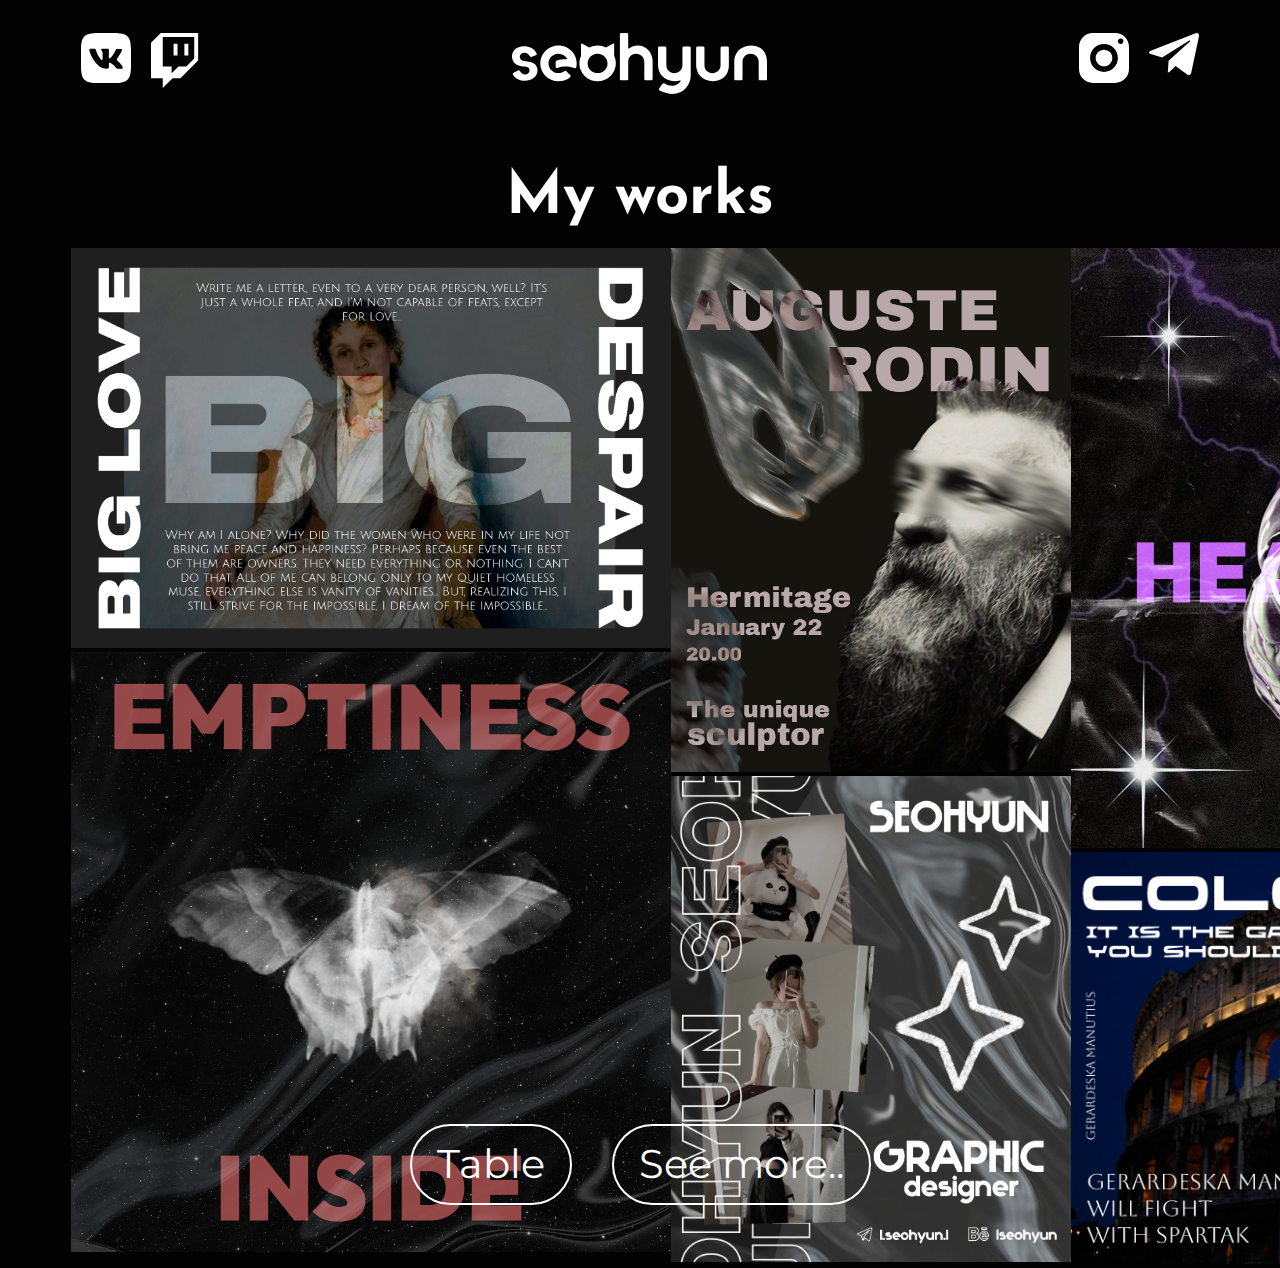
<file: page2.html>
<!DOCTYPE html>
<html lang="en">
<head>
    <meta charset="UTF-8">
    <meta name="viewport" content="width=device-width, initial-scale=1.0">
    <title>Seohyun</title>
    <link rel="stylesheet" href="style2.css">
    <link rel="icon" href="fav.svg" type="image/x-icon">
    <link rel="preconnect" href="https://fonts.googleapis.com">
    <link rel="preconnect" href="https://fonts.gstatic.com" crossorigin>
    <link href="https://fonts.googleapis.com/css2?family=Josefin+Sans:wght@700&family=Montserrat&display=swap" rel="stylesheet">
    <link rel="stylesheet" href="popup.css">
</head>
<body>
    <div class="all">
        <header>
            <div class="head">
                <div class="sm1">
                    <a class="sm" href="https://vk.com/l.seohyun" target="_blank"><img src="sm/vk.svg" alt="vk logo"></a>
                    <a class="sm" href="https://www.twitch.tv/lseohyun" target="_blank"><img src="sm/twitch.svg" alt="twitch logo"></a>
                </div>
                <a href="index.html"><img class="logo" src="logo.svg" alt="logo"></a>
                <div class="sm2">
                    <a class="sm" href="https://www.instagram.com/arkingstone.l" target="_blank"><img src="sm/ig.svg" alt="instagram logo"></a>
                    <a class="sm" href="https://t.me/lseohyunl" target="_blank"><img src="sm/tg.svg" alt="telegram logo"></a>
                </div>
            </div>
        </header>
        <div class="portfolio">
                <h1>My works</h1>
                <div class="photos">
                    <div class="first_photos">
                        <img class="first" src="pics/works/1.jpg" alt="1">
                        <img class="first" src="pics/works/2.png" alt="2">
                    </div>
                    <div class="second_photos">
                        <img class="second" src="pics/works/3.jpg" alt="3">
                        <img class="second" src="pics/works/4.png" alt="4">
                    </div>
                    <div class="third_photos">
                        <img class="third" src="pics/works/5.png" alt="5">
                        <img class="third" src="pics/works/6.jpg" alt="6">
                    </div>
                </div>
                <div class="buttons">
                    <button class="btn"><a href="table.html">Table</a></button>
                    <button id="anim" class="btn-open btn">See more..</button>
                </div>
                <div class="popup">
                        <section class="modal hidden">
                            <div class="cross">
                                <button class="btn-close"><img id="cross" src="cross.svg" alt="X"></button>
                            </div>
                            <div class="modal_cont">
                                <h1 class="modal_title">Ooopsie..There's nothing here.</h1>
                                <p class="modal_text">This page is still under development, so it cannot be downloaded, but it will be here very soon!</p>
                                <img id="error_img" src="404.svg" alt="error">
                            </div>
                        </section>
                        <div class="overlay hidden"></div>
                </div>
        </div>
    <!-- popup window -->
    <!-- <div class="overlay" id="overlay-modal">
        <div class="modal">
            <h1 class="modal_title">Ooopsie..There's nothing here.</h1>
            <p class="modal_text">This page is still under development, so it cannot be downloaded, but it will be here very soon!</p>
            <img id="error_img" src="404.svg" alt="error">
            <div class="button" id="close">
                <button id="closebutton">Close</button>
            </div>
        </div>
    </div> -->
</body>
<script src="js.js"></script>
</html>
</file>
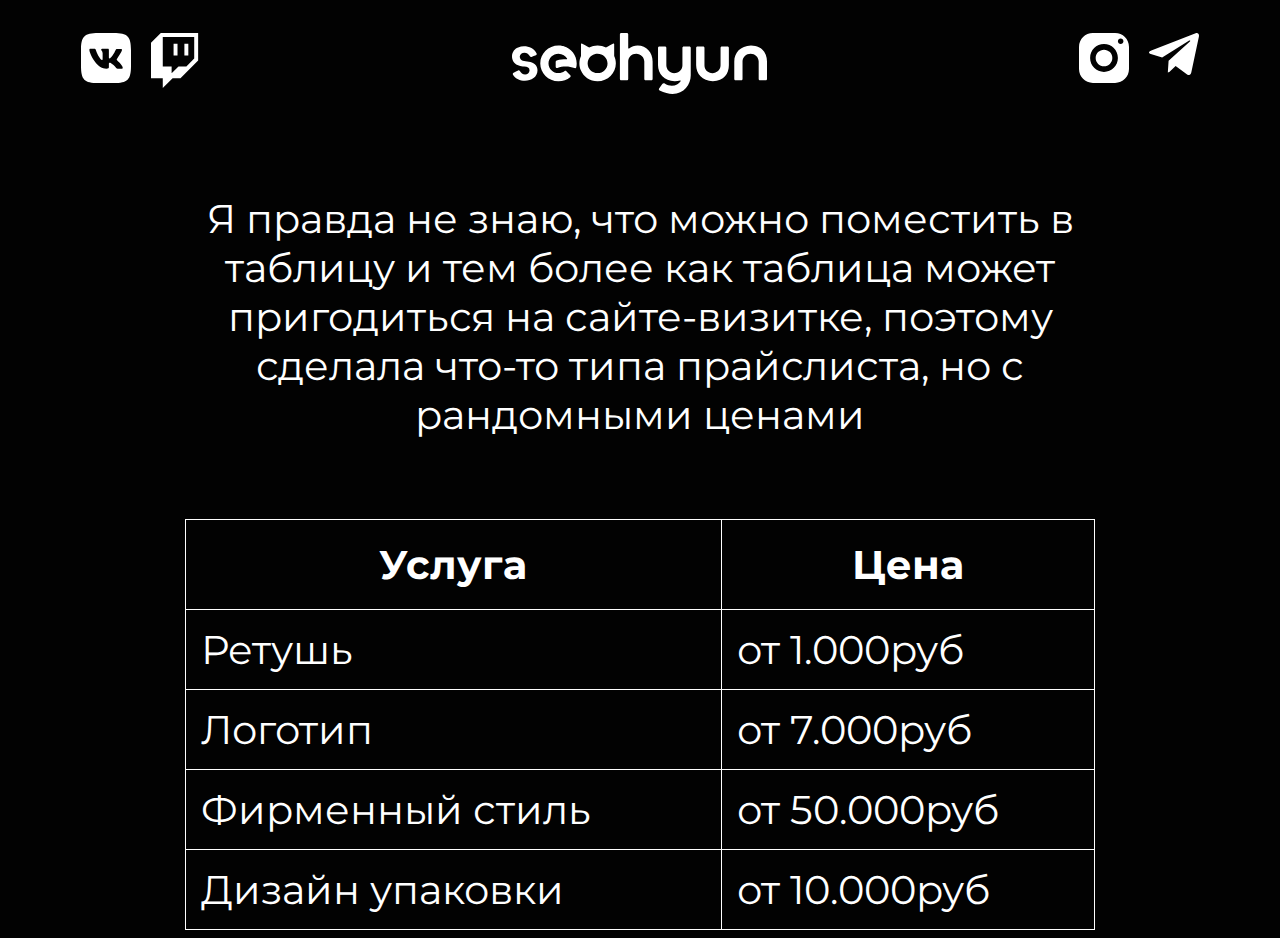
<file: table.html>
<!DOCTYPE html>
<html lang="en">
<head>
    <meta charset="UTF-8">
    <meta name="viewport" content="width=device-width, initial-scale=1.0">
    <title>Table</title>
    <link rel="stylesheet" href="tablestyle.css">
    <link rel="icon" href="fav.svg" type="image/x-icon">
    <link rel="preconnect" href="https://fonts.googleapis.com">
<link rel="preconnect" href="https://fonts.gstatic.com" crossorigin>
<link href="https://fonts.googleapis.com/css2?family=Josefin+Sans:wght@700&family=Montserrat&display=swap" rel="stylesheet">
</head>
<body>
<div class="all">
    <header>
        <div class="head">
            <div class="sm1">
                <a class="sm" href="https://vk.com/l.seohyun" target="_blank"><img src="sm/vk.svg" alt="vk logo"></a>
                <a class="sm" href="https://www.twitch.tv/lseohyun" target="_blank"><img src="sm/twitch.svg" alt="twitch logo"></a>
            </div>
            <a href="index.html"><img class="logo" src="logo.svg" alt="logo"></a>
            <div class="sm2">
                <a class="sm" href="https://www.instagram.com/arkingstone.l" target="_blank"><img src="sm/ig.svg" alt="instagram logo"></a>
                <a class="sm" href="https://t.me/lseohyunl" target="_blank"><img src="sm/tg.svg" alt="telegram logo"></a>
            </div>
        </div>
    </header>
    <div class="container">
        <div class="text-cont">
            <p class="text">Я правда не знаю, что можно поместить в таблицу и тем более как таблица может пригодиться на сайте-визитке, поэтому сделала что-то типа прайслиста, но с рандомными ценами</p>
        </div>
        <div class="table">
                <table border="1">
                    <tr>
                        <th>Услуга</th>
                        <th>Цена</th>
                    </tr>
                    <tr>
                        <td>Ретушь</td>
                        <td>от 1.000руб</td>
                    </tr>
                    <tr>
                        <td>Логотип</td>
                        <td>от 7.000руб</td>
                    </tr>
                    <tr>
                        <td>Фирменный стиль</td>
                        <td>от 50.000руб</td>
                    </tr>
                    <tr>
                        <td>Дизайн упаковки</td>
                        <td>от 10.000руб</td>
                    </tr>
                </table>
        </div>
    </div>
</div>
</body>
</html>
</file>
<file: style2.css>
body {
    background-color: #020202;
    color: white;
    font-family: 'Montserrat', sans-serif;
}

::-webkit-scrollbar {
    width: 0;
  }

.all {
    padding-left: 5%;
    padding-right: 5%;
    padding-top: 2%;
}

.head {
    display: flex;
    justify-content: space-between;
    }
    
    .sm1 {
        display: flex;
    }
    
    .sm2 {
        display: flex;
    }
    
    .sm {
        margin-left: 10px;
        margin-right: 10px;
    }

h1 {
    font-family: 'Josefin Sans', sans-serif;
    font-size: 60px;
    text-align: center;
}

.portfolio {
    margin-top: 70px;
}

.photos {
    display: flex;
    height: 500px;
    margin-top: -20px;
    margin-bottom: 50px;
}

.button {
    display: flex;
    justify-content: center;
}

.btn {
    font-family: 'Montserrat', sans-serif;
    font-size: 40px;
    color: white;
    background: none;
    border: solid 2px white;
    border-radius: 100px;
    padding: 13px 25px 15px 25px;
    margin-left: 20px;
    margin-right: 20px;
    cursor: pointer;
}

a {
    text-decoration: none;
    color: white;
}   

.popup {
    display: flex;
    justify-content: center;
}

.first {
    width: 600px;
}

.second {
    width: 400px;
}

.third {
 width: 600px;
}
</file>
<file: popup.css>
.modal {
    /* display: flex;
    flex-direction: column;
    align-items: center; */
    height: 410px;
    width: 600px;
    border-radius: 20px;
    background: rgba(255, 255, 255, 0.1);
    backdrop-filter: blur(35px);
    border: 2px solid rgba(255, 255, 255, 0.1);
    box-shadow: 0 0 80px rgba(0, 0, 0, 0.25);
    padding: 30px 30px 30px 30px;
    overflow: hidden;
    z-index: 2;
    margin-top: -40%;
}

.modal_text {
    text-align: center;
    font-size: 20px;
    margin-top: -10px;
}

.modal h1 {
    font-size: 40px;
}

#error_img {
    margin-top: 5%;
    width: 100px;
}

#close {
    margin-top: 7%;
}

#closebutton {
    font-size: 30px;
    padding: 10px 20px 10px 20px;
}


.modal_cont {
    display: flex;
    flex-direction: column;
    align-items: center;
    margin-top: 20px;
}

.btn-close {
    /* margin-top: 40px; */
    height: 30px;
    cursor: pointer;
    border: 0px;
    background: none;
}

#cross {
    height: 30px;
}

.overlay {
    position: fixed;
    top: 0;
    bottom: 0;
    left: 0;
    right: 0;
    width: 100%;
    height: 100%;
    background: rgba(0, 0, 0, 0.5);
    backdrop-filter: blur(3px);
    z-index: 1;
    display: flex;
    justify-content: center;
}

.hidden {
    display: none;
  }

.buttons {
    display: flex;
    justify-content: center;
    margin-top: 33%;
    margin-bottom: 2%;
}

.cross {
    display: flex;
    justify-content: flex-end;
    align-items: flex-end;
}
</file>
<file: tablestyle.css>
body {
    background-color: #020202;
    color: white;
    font-family: 'Montserrat', sans-serif;
    font-size: 40px;
}

::-webkit-scrollbar {
    width: 0;
  }

.all {
    padding-left: 5%;
    padding-right: 5%;
    padding-top: 2%;
}

.head {
    display: flex;
    justify-content: space-between;
    }
    
    .sm1 {
        display: flex;
    }
    
    .sm2 {
        display: flex;
    }
    
    .sm {
        margin-left: 10px;
        margin-right: 10px;
    }

.text-cont {
    margin-top: 50px;
    display: flex;
    justify-content: center;
} 

.text {
    width: 80%;
    text-align: center;
}

.first {
    margin: 5%;
    display: flex;
    justify-content: center;
}

.table {
    display: flex;
    justify-content: center;
    margin-top: 40px;
}

table {
    width: 80%;
    border: 1px solid white;
    font-weight: 400;
    font-size: 40px;
    border-collapse: collapse;
}

th {
    text-align: center;
    font-weight: 700;
    padding: 20px;  
}

td {
    /* text-align: center; */
    padding: 15px;
}

.container {
    margin-top: 50px;
}
</file>
